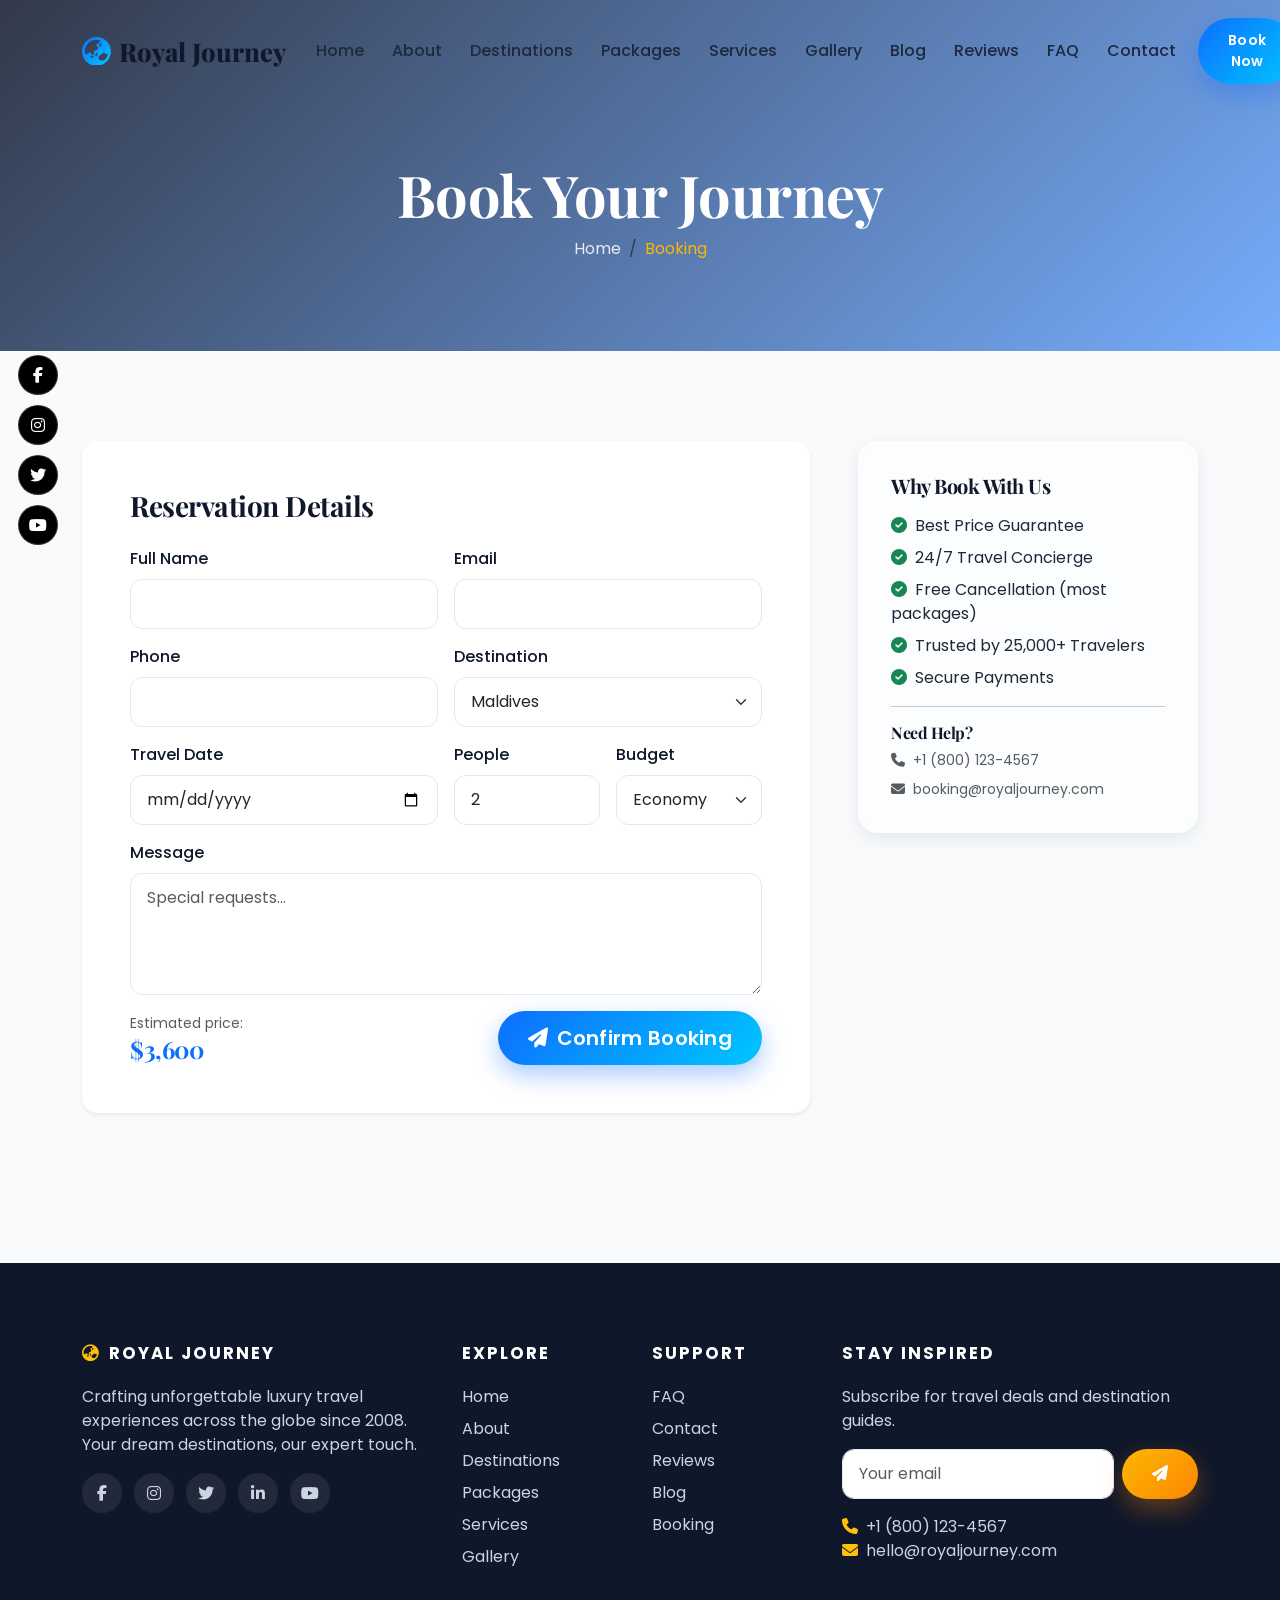
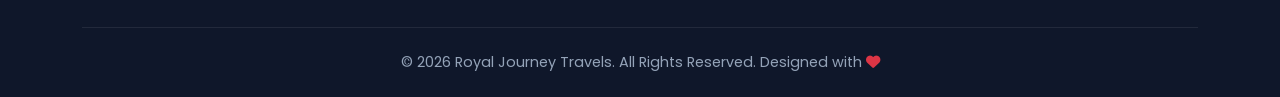
<file: booking.html>
<!DOCTYPE html>
<html lang="en">
<head>
<meta charset="UTF-8">
<meta name="viewport" content="width=device-width,initial-scale=1">
<title>Book Your Trip | Royal Journey Travels</title>
<meta name="description" content="Reserve your luxury getaway with Royal Journey Travels.">
<link rel="preconnect" href="https://fonts.googleapis.com">
<link rel="preconnect" href="https://fonts.gstatic.com" crossorigin>
<link href="https://fonts.googleapis.com/css2?family=Playfair+Display:wght@600;700;800&family=Poppins:wght@300;400;500;600;700&display=swap" rel="stylesheet">
<link href="https://cdn.jsdelivr.net/npm/bootstrap@5.3.3/dist/css/bootstrap.min.css" rel="stylesheet">
<link href="https://cdnjs.cloudflare.com/ajax/libs/font-awesome/6.5.2/css/all.min.css" rel="stylesheet">
<link href="style.css" rel="stylesheet">
</head>
<body>
<div id="loader"><div class="loader-ring"></div></div>
<div class="float-social">
  <a href="#" aria-label="Facebook"><i class="fab fa-facebook-f"></i></a>
  <a href="#" aria-label="Instagram"><i class="fab fa-instagram"></i></a>
  <a href="#" aria-label="Twitter"><i class="fab fa-twitter"></i></a>
  <a href="#" aria-label="YouTube"><i class="fab fa-youtube"></i></a>
</div>

<nav class="navbar navbar-expand-lg fixed-top solid">
  <div class="container">
    <a class="navbar-brand" href="index.html"><i class="fas fa-globe-asia"></i> Royal Journey</a>
    <button class="navbar-toggler" data-bs-toggle="collapse" data-bs-target="#mainNav"><i class="fas fa-bars"></i></button>
    <div class="collapse navbar-collapse justify-content-end" id="mainNav">
      <ul class="navbar-nav align-items-lg-center">
        <li class="nav-item"><a class="nav-link" href="index.html">Home</a></li><li class="nav-item"><a class="nav-link" href="about.html">About</a></li><li class="nav-item"><a class="nav-link" href="destinations.html">Destinations</a></li><li class="nav-item"><a class="nav-link" href="packages.html">Packages</a></li><li class="nav-item"><a class="nav-link" href="services.html">Services</a></li><li class="nav-item"><a class="nav-link" href="gallery.html">Gallery</a></li><li class="nav-item"><a class="nav-link" href="blog.html">Blog</a></li><li class="nav-item"><a class="nav-link" href="testimonials.html">Reviews</a></li><li class="nav-item"><a class="nav-link" href="faq.html">FAQ</a></li><li class="nav-item"><a class="nav-link" href="contact.html">Contact</a></li>
        <li class="nav-item ms-lg-2"><a class="btn btn-premium btn-sm" href="booking.html">Book Now</a></li>
      </ul>
    </div>
  </div>
</nav>
<header class="page-hero" style="background-image:url('https://images.unsplash.com/photo-1488646953014-85cb44e25828?w=1600&h=600&fit=crop&auto=format')">
  <div class="container">
    <h1 class="reveal">Book Your Journey</h1>
    <nav><ol class="breadcrumb"><li class="breadcrumb-item"><a href="index.html">Home</a></li><li class="breadcrumb-item active">Booking</li></ol></nav>
  </div>
</header>
<section><div class="container"><div class="row g-5">
  <div class="col-lg-8 reveal">
    <div class="bg-white p-4 p-md-5 rounded-4 shadow-sm">
      <h3 class="mb-4">Reservation Details</h3>
      <form id="bookingForm" class="row g-3 needs-validation" novalidate>
        <div class="col-md-6"><label class="form-label">Full Name</label><input name="name" class="form-control" required><div class="invalid-feedback">Please enter your name.</div></div>
        <div class="col-md-6"><label class="form-label">Email</label><input type="email" name="email" class="form-control" required><div class="invalid-feedback">Please enter a valid email.</div></div>
        <div class="col-md-6"><label class="form-label">Phone</label><input type="tel" name="phone" class="form-control" required></div>
        <div class="col-md-6"><label class="form-label">Destination</label><select name="destination" class="form-select" required><option value="maldives">Maldives</option><option value="dubai">Dubai</option><option value="switzerland">Switzerland</option><option value="bali">Bali</option><option value="paris">Paris</option><option value="thailand">Thailand</option><option value="singapore">Singapore</option><option value="goa">Goa</option></select></div>
        <div class="col-md-6"><label class="form-label">Travel Date</label><input type="date" name="date" class="form-control" required></div>
        <div class="col-md-3"><label class="form-label">People</label><input type="number" name="people" class="form-control" value="2" min="1" required></div>
        <div class="col-md-3"><label class="form-label">Budget</label><select name="budget" class="form-select"><option>Economy</option><option>Premium</option><option>Luxury</option></select></div>
        <div class="col-12"><label class="form-label">Message</label><textarea name="message" rows="4" class="form-control" placeholder="Special requests..."></textarea></div>
        <div class="col-12 d-flex justify-content-between align-items-center"><div><small class="text-muted">Estimated price:</small><h4 class="text-primary mb-0" id="priceEstimate">$3,600</h4></div><button class="btn btn-premium btn-lg" type="submit"><i class="fas fa-paper-plane me-2"></i>Confirm Booking</button></div>
      </form>
    </div>
  </div>
  <div class="col-lg-4 reveal">
    <div class="glass">
      <h5>Why Book With Us</h5>
      <ul class="list-unstyled mt-3">
        <li class="mb-2"><i class="fas fa-check-circle text-success me-2"></i>Best Price Guarantee</li><li class="mb-2"><i class="fas fa-check-circle text-success me-2"></i>24/7 Travel Concierge</li><li class="mb-2"><i class="fas fa-check-circle text-success me-2"></i>Free Cancellation (most packages)</li><li class="mb-2"><i class="fas fa-check-circle text-success me-2"></i>Trusted by 25,000+ Travelers</li><li class="mb-2"><i class="fas fa-check-circle text-success me-2"></i>Secure Payments</li>
      </ul>
      <hr>
      <h6>Need Help?</h6>
      <p class="text-muted small mb-2"><i class="fas fa-phone me-2"></i>+1 (800) 123-4567</p>
      <p class="text-muted small mb-0"><i class="fas fa-envelope me-2"></i>booking@royaljourney.com</p>
    </div>
  </div>
</div></div></section>

<footer>
  <div class="container">
    <div class="row g-4">
      <div class="col-lg-4">
        <h5><i class="fas fa-globe-asia text-warning me-2"></i>Royal Journey</h5>
        <p>Crafting unforgettable luxury travel experiences across the globe since 2008. Your dream destinations, our expert touch.</p>
        <div class="social mt-3">
          <a href="#"><i class="fab fa-facebook-f"></i></a>
          <a href="#"><i class="fab fa-instagram"></i></a>
          <a href="#"><i class="fab fa-twitter"></i></a>
          <a href="#"><i class="fab fa-linkedin-in"></i></a>
          <a href="#"><i class="fab fa-youtube"></i></a>
        </div>
      </div>
      <div class="col-lg-2 col-md-6">
        <h5>Explore</h5>
        <a href="index.html">Home</a><br><a href="about.html">About</a><br><a href="destinations.html">Destinations</a><br><a href="packages.html">Packages</a><br><a href="services.html">Services</a><br><a href="gallery.html">Gallery</a><br>
      </div>
      <div class="col-lg-2 col-md-6">
        <h5>Support</h5>
        <a href="faq.html">FAQ</a><br>
        <a href="contact.html">Contact</a><br>
        <a href="testimonials.html">Reviews</a><br>
        <a href="blog.html">Blog</a><br>
        <a href="booking.html">Booking</a>
      </div>
      <div class="col-lg-4">
        <h5>Stay Inspired</h5>
        <p>Subscribe for travel deals and destination guides.</p>
        <form id="footerNewsletter" class="d-flex gap-2 mt-3">
          <input type="email" class="form-control" placeholder="Your email" required>
          <button class="btn btn-accent" type="submit"><i class="fas fa-paper-plane"></i></button>
        </form>
        <p class="mt-3 mb-0"><i class="fas fa-phone me-2 text-warning"></i>+1 (800) 123-4567</p>
        <p class="mb-0"><i class="fas fa-envelope me-2 text-warning"></i>hello@royaljourney.com</p>
      </div>
    </div>
    <div class="copyright">© <span id="year"></span> Royal Journey Travels. All Rights Reserved. Designed with <i class="fas fa-heart text-danger"></i></div>
  </div>
</footer>
<button id="toTop" aria-label="Back to top"><i class="fas fa-arrow-up"></i></button>
<div id="lightbox" class="lightbox"><button class="close">&times;</button><img alt="preview"></div>
<div class="toast-container">
  <div id="successToast" class="toast align-items-center text-white border-0" style="background:var(--grad)" role="alert">
    <div class="d-flex">
      <div class="toast-body"><i class="fas fa-check-circle me-2"></i>Submitted successfully! We'll be in touch shortly.</div>
      <button type="button" class="btn-close btn-close-white me-2 m-auto" data-bs-dismiss="toast"></button>
    </div>
  </div>
</div>
<script src="https://cdn.jsdelivr.net/npm/bootstrap@5.3.3/dist/js/bootstrap.bundle.min.js"></script>
<script src="script.js"></script>
</body>
</html>
</file>
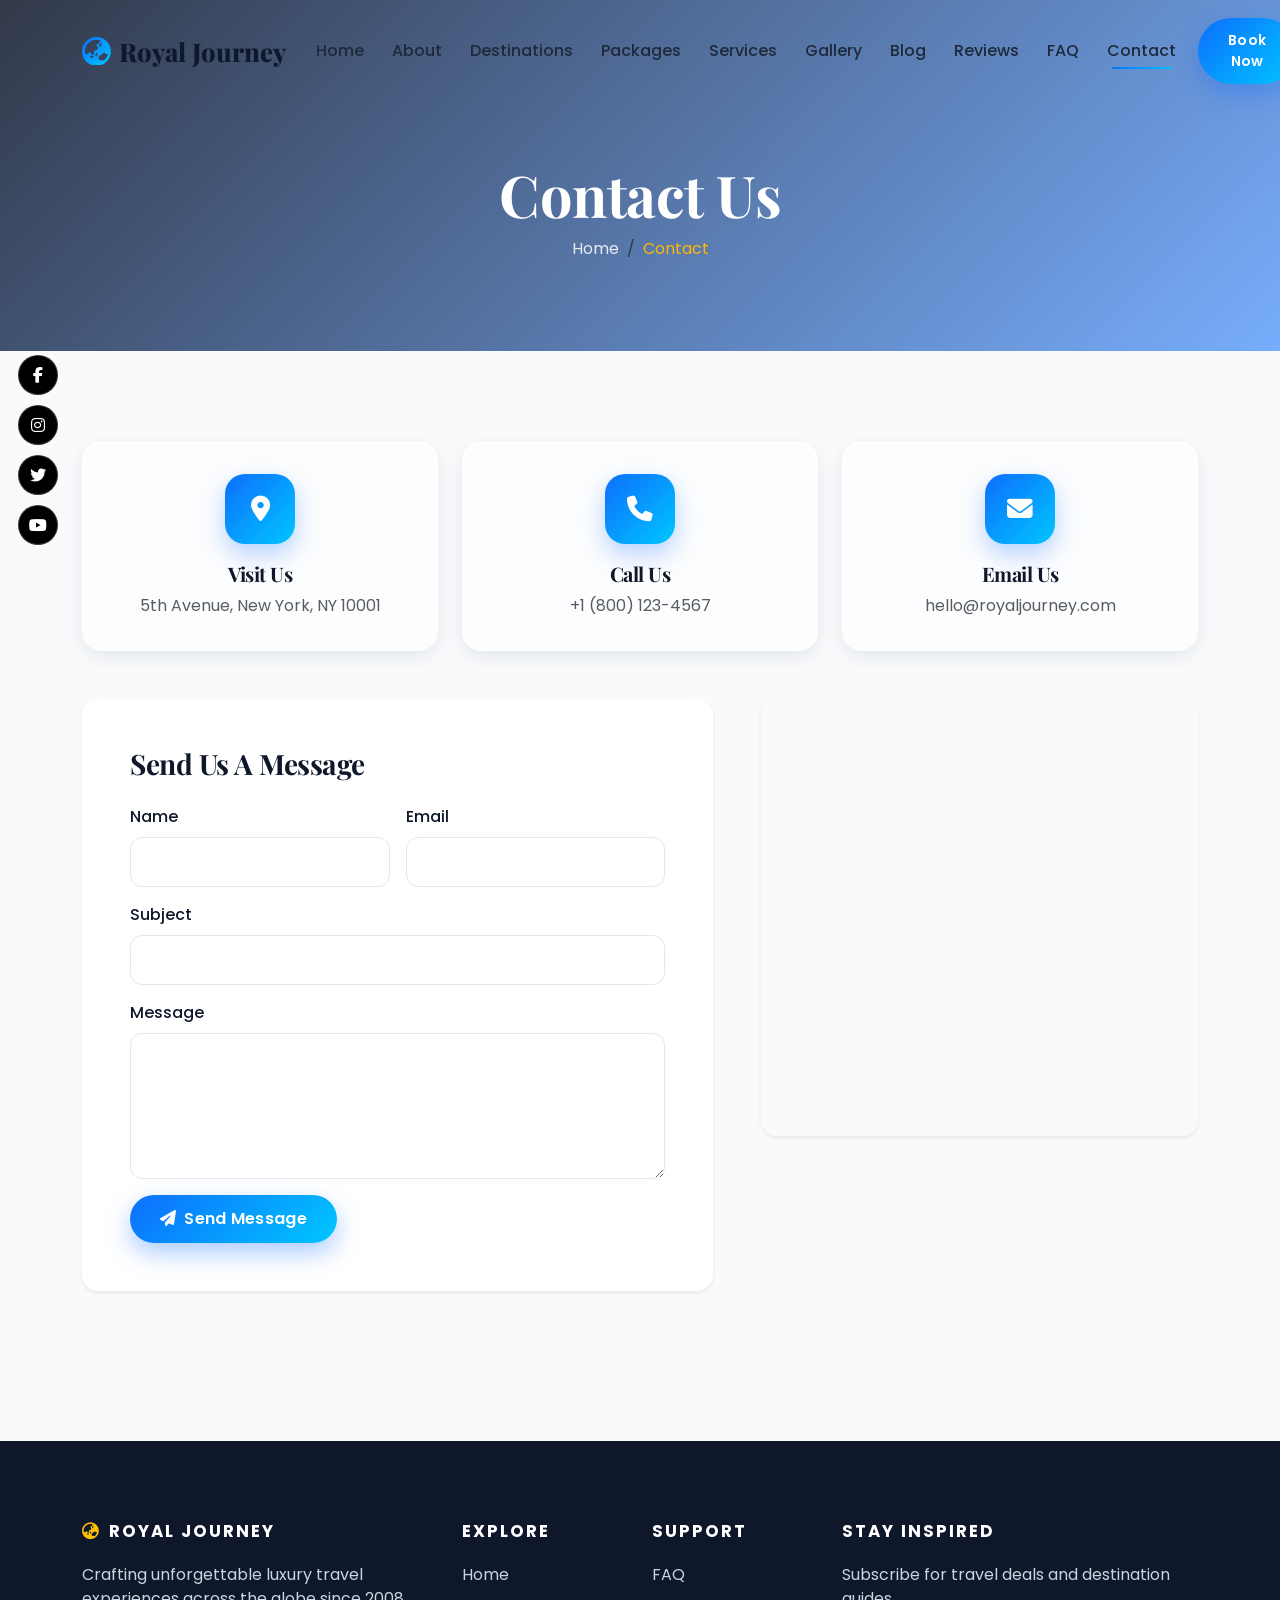
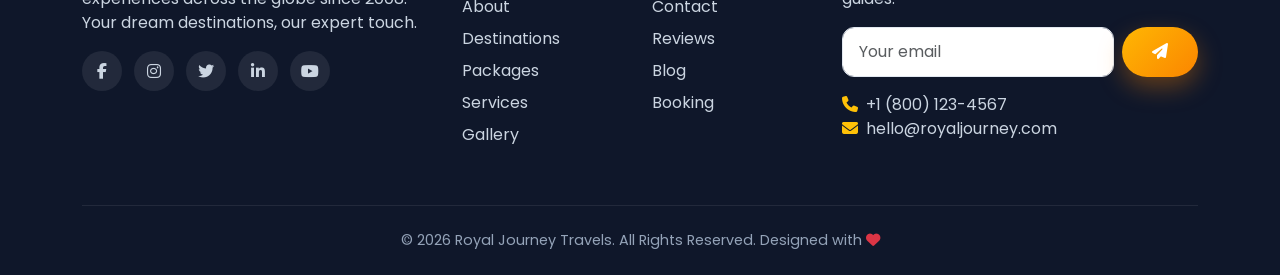
<file: contact.html>
<!DOCTYPE html>
<html lang="en">
<head>
<meta charset="UTF-8">
<meta name="viewport" content="width=device-width,initial-scale=1">
<title>Contact Us | Royal Journey Travels</title>
<meta name="description" content="Get in touch with the Royal Journey team.">
<link rel="preconnect" href="https://fonts.googleapis.com">
<link rel="preconnect" href="https://fonts.gstatic.com" crossorigin>
<link href="https://fonts.googleapis.com/css2?family=Playfair+Display:wght@600;700;800&family=Poppins:wght@300;400;500;600;700&display=swap" rel="stylesheet">
<link href="https://cdn.jsdelivr.net/npm/bootstrap@5.3.3/dist/css/bootstrap.min.css" rel="stylesheet">
<link href="https://cdnjs.cloudflare.com/ajax/libs/font-awesome/6.5.2/css/all.min.css" rel="stylesheet">
<link href="style.css" rel="stylesheet">
</head>
<body>
<div id="loader"><div class="loader-ring"></div></div>
<div class="float-social">
  <a href="#" aria-label="Facebook"><i class="fab fa-facebook-f"></i></a>
  <a href="#" aria-label="Instagram"><i class="fab fa-instagram"></i></a>
  <a href="#" aria-label="Twitter"><i class="fab fa-twitter"></i></a>
  <a href="#" aria-label="YouTube"><i class="fab fa-youtube"></i></a>
</div>

<nav class="navbar navbar-expand-lg fixed-top solid">
  <div class="container">
    <a class="navbar-brand" href="index.html"><i class="fas fa-globe-asia"></i> Royal Journey</a>
    <button class="navbar-toggler" data-bs-toggle="collapse" data-bs-target="#mainNav"><i class="fas fa-bars"></i></button>
    <div class="collapse navbar-collapse justify-content-end" id="mainNav">
      <ul class="navbar-nav align-items-lg-center">
        <li class="nav-item"><a class="nav-link" href="index.html">Home</a></li><li class="nav-item"><a class="nav-link" href="about.html">About</a></li><li class="nav-item"><a class="nav-link" href="destinations.html">Destinations</a></li><li class="nav-item"><a class="nav-link" href="packages.html">Packages</a></li><li class="nav-item"><a class="nav-link" href="services.html">Services</a></li><li class="nav-item"><a class="nav-link" href="gallery.html">Gallery</a></li><li class="nav-item"><a class="nav-link" href="blog.html">Blog</a></li><li class="nav-item"><a class="nav-link" href="testimonials.html">Reviews</a></li><li class="nav-item"><a class="nav-link" href="faq.html">FAQ</a></li><li class="nav-item"><a class="nav-link" href="contact.html">Contact</a></li>
        <li class="nav-item ms-lg-2"><a class="btn btn-premium btn-sm" href="booking.html">Book Now</a></li>
      </ul>
    </div>
  </div>
</nav>
<header class="page-hero" style="background-image:url('https://images.unsplash.com/photo-1521295121783-8a321d551ad2?w=1600&h=600&fit=crop&auto=format')">
  <div class="container">
    <h1 class="reveal">Contact Us</h1>
    <nav><ol class="breadcrumb"><li class="breadcrumb-item"><a href="index.html">Home</a></li><li class="breadcrumb-item active">Contact</li></ol></nav>
  </div>
</header>
<section><div class="container"><div class="row g-4 mb-5">
  <div class="col-md-4 reveal"><div class="glass text-center"><div class="feat-icon mx-auto"><i class="fas fa-map-marker-alt"></i></div><h5>Visit Us</h5><p class="text-muted mb-0">5th Avenue, New York, NY 10001</p></div></div><div class="col-md-4 reveal"><div class="glass text-center"><div class="feat-icon mx-auto"><i class="fas fa-phone"></i></div><h5>Call Us</h5><p class="text-muted mb-0">+1 (800) 123-4567</p></div></div><div class="col-md-4 reveal"><div class="glass text-center"><div class="feat-icon mx-auto"><i class="fas fa-envelope"></i></div><h5>Email Us</h5><p class="text-muted mb-0">hello@royaljourney.com</p></div></div>
</div><div class="row g-5">
  <div class="col-lg-7 reveal"><div class="bg-white p-4 p-md-5 rounded-4 shadow-sm"><h3 class="mb-4">Send Us A Message</h3>
    <form id="contactForm" class="row g-3 needs-validation" novalidate>
      <div class="col-md-6"><label class="form-label">Name</label><input class="form-control" required></div>
      <div class="col-md-6"><label class="form-label">Email</label><input type="email" class="form-control" required></div>
      <div class="col-12"><label class="form-label">Subject</label><input class="form-control" required></div>
      <div class="col-12"><label class="form-label">Message</label><textarea rows="5" class="form-control" required></textarea></div>
      <div class="col-12"><button class="btn btn-premium" type="submit"><i class="fas fa-paper-plane me-2"></i>Send Message</button></div>
    </form></div></div>
  <div class="col-lg-5 reveal"><div class="ratio ratio-1x1 rounded-4 overflow-hidden shadow-sm"><iframe src="https://www.google.com/maps/embed?pb=!1m18!1m12!1m3!1d3022.0!2d-73.9857!3d40.7484!2m3!1f0!2f0!3f0!3m2!1i1024!2i768!4f13.1!3m3!1m2!1s0x0%3A0x0!2zNDDCsDQ0JzU0LjQiTiA3M8KwNTknMDguNSJX!5e0!3m2!1sen!2sus!4v1700000000000" loading="lazy" style="border:0"></iframe></div></div>
</div></div></section>

<footer>
  <div class="container">
    <div class="row g-4">
      <div class="col-lg-4">
        <h5><i class="fas fa-globe-asia text-warning me-2"></i>Royal Journey</h5>
        <p>Crafting unforgettable luxury travel experiences across the globe since 2008. Your dream destinations, our expert touch.</p>
        <div class="social mt-3">
          <a href="#"><i class="fab fa-facebook-f"></i></a>
          <a href="#"><i class="fab fa-instagram"></i></a>
          <a href="#"><i class="fab fa-twitter"></i></a>
          <a href="#"><i class="fab fa-linkedin-in"></i></a>
          <a href="#"><i class="fab fa-youtube"></i></a>
        </div>
      </div>
      <div class="col-lg-2 col-md-6">
        <h5>Explore</h5>
        <a href="index.html">Home</a><br><a href="about.html">About</a><br><a href="destinations.html">Destinations</a><br><a href="packages.html">Packages</a><br><a href="services.html">Services</a><br><a href="gallery.html">Gallery</a><br>
      </div>
      <div class="col-lg-2 col-md-6">
        <h5>Support</h5>
        <a href="faq.html">FAQ</a><br>
        <a href="contact.html">Contact</a><br>
        <a href="testimonials.html">Reviews</a><br>
        <a href="blog.html">Blog</a><br>
        <a href="booking.html">Booking</a>
      </div>
      <div class="col-lg-4">
        <h5>Stay Inspired</h5>
        <p>Subscribe for travel deals and destination guides.</p>
        <form id="footerNewsletter" class="d-flex gap-2 mt-3">
          <input type="email" class="form-control" placeholder="Your email" required>
          <button class="btn btn-accent" type="submit"><i class="fas fa-paper-plane"></i></button>
        </form>
        <p class="mt-3 mb-0"><i class="fas fa-phone me-2 text-warning"></i>+1 (800) 123-4567</p>
        <p class="mb-0"><i class="fas fa-envelope me-2 text-warning"></i>hello@royaljourney.com</p>
      </div>
    </div>
    <div class="copyright">© <span id="year"></span> Royal Journey Travels. All Rights Reserved. Designed with <i class="fas fa-heart text-danger"></i></div>
  </div>
</footer>
<button id="toTop" aria-label="Back to top"><i class="fas fa-arrow-up"></i></button>
<div id="lightbox" class="lightbox"><button class="close">&times;</button><img alt="preview"></div>
<div class="toast-container">
  <div id="successToast" class="toast align-items-center text-white border-0" style="background:var(--grad)" role="alert">
    <div class="d-flex">
      <div class="toast-body"><i class="fas fa-check-circle me-2"></i>Submitted successfully! We'll be in touch shortly.</div>
      <button type="button" class="btn-close btn-close-white me-2 m-auto" data-bs-dismiss="toast"></button>
    </div>
  </div>
</div>
<script src="https://cdn.jsdelivr.net/npm/bootstrap@5.3.3/dist/js/bootstrap.bundle.min.js"></script>
<script src="script.js"></script>
</body>
</html>
</file>
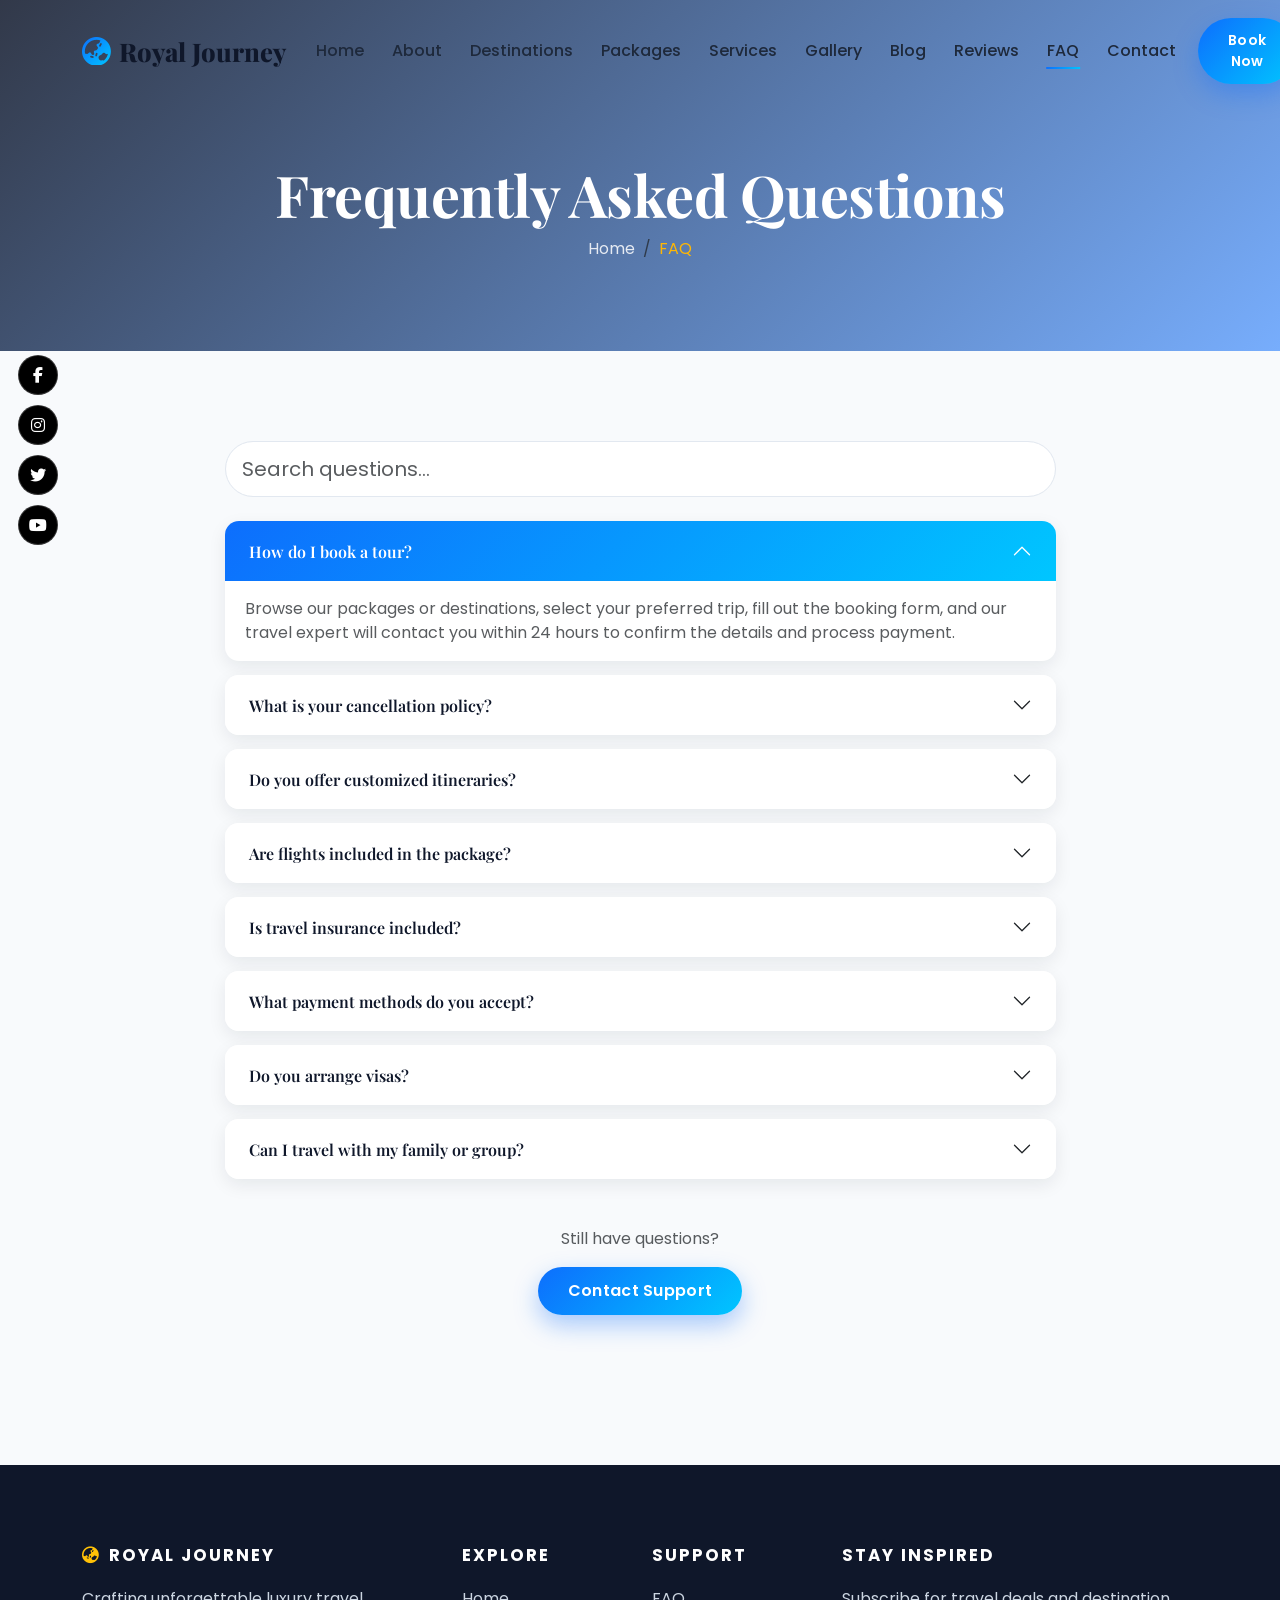
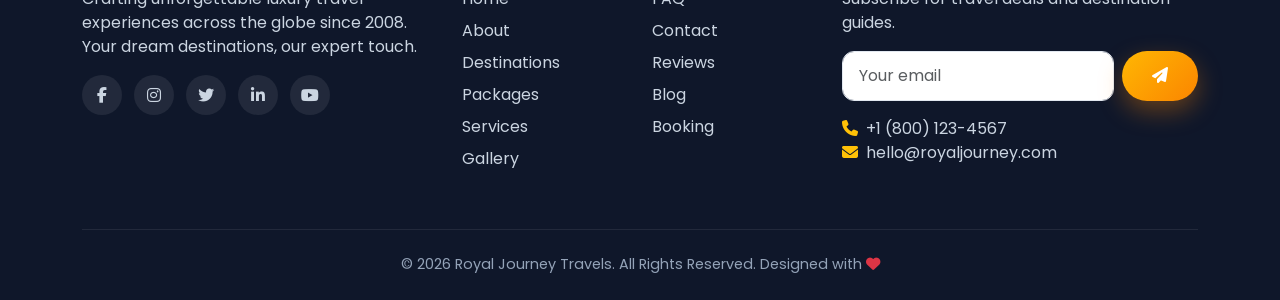
<file: faq.html>
<!DOCTYPE html>
<html lang="en">
<head>
<meta charset="UTF-8">
<meta name="viewport" content="width=device-width,initial-scale=1">
<title>FAQ | Royal Journey Travels</title>
<meta name="description" content="Frequently asked questions about bookings, payments, and travel.">
<link rel="preconnect" href="https://fonts.googleapis.com">
<link rel="preconnect" href="https://fonts.gstatic.com" crossorigin>
<link href="https://fonts.googleapis.com/css2?family=Playfair+Display:wght@600;700;800&family=Poppins:wght@300;400;500;600;700&display=swap" rel="stylesheet">
<link href="https://cdn.jsdelivr.net/npm/bootstrap@5.3.3/dist/css/bootstrap.min.css" rel="stylesheet">
<link href="https://cdnjs.cloudflare.com/ajax/libs/font-awesome/6.5.2/css/all.min.css" rel="stylesheet">
<link href="style.css" rel="stylesheet">
</head>
<body>
<div id="loader"><div class="loader-ring"></div></div>
<div class="float-social">
  <a href="#" aria-label="Facebook"><i class="fab fa-facebook-f"></i></a>
  <a href="#" aria-label="Instagram"><i class="fab fa-instagram"></i></a>
  <a href="#" aria-label="Twitter"><i class="fab fa-twitter"></i></a>
  <a href="#" aria-label="YouTube"><i class="fab fa-youtube"></i></a>
</div>

<nav class="navbar navbar-expand-lg fixed-top solid">
  <div class="container">
    <a class="navbar-brand" href="index.html"><i class="fas fa-globe-asia"></i> Royal Journey</a>
    <button class="navbar-toggler" data-bs-toggle="collapse" data-bs-target="#mainNav"><i class="fas fa-bars"></i></button>
    <div class="collapse navbar-collapse justify-content-end" id="mainNav">
      <ul class="navbar-nav align-items-lg-center">
        <li class="nav-item"><a class="nav-link" href="index.html">Home</a></li><li class="nav-item"><a class="nav-link" href="about.html">About</a></li><li class="nav-item"><a class="nav-link" href="destinations.html">Destinations</a></li><li class="nav-item"><a class="nav-link" href="packages.html">Packages</a></li><li class="nav-item"><a class="nav-link" href="services.html">Services</a></li><li class="nav-item"><a class="nav-link" href="gallery.html">Gallery</a></li><li class="nav-item"><a class="nav-link" href="blog.html">Blog</a></li><li class="nav-item"><a class="nav-link" href="testimonials.html">Reviews</a></li><li class="nav-item"><a class="nav-link" href="faq.html">FAQ</a></li><li class="nav-item"><a class="nav-link" href="contact.html">Contact</a></li>
        <li class="nav-item ms-lg-2"><a class="btn btn-premium btn-sm" href="booking.html">Book Now</a></li>
      </ul>
    </div>
  </div>
</nav>
<header class="page-hero" style="background-image:url('https://images.unsplash.com/photo-1507525428034-b723cf961d3e?w=1600&h=600&fit=crop&auto=format')">
  <div class="container">
    <h1 class="reveal">Frequently Asked Questions</h1>
    <nav><ol class="breadcrumb"><li class="breadcrumb-item"><a href="index.html">Home</a></li><li class="breadcrumb-item active">FAQ</li></ol></nav>
  </div>
</header>
<section><div class="container"><div class="row justify-content-center"><div class="col-lg-9">
  <input id="faqSearch" class="form-control form-control-lg rounded-pill mb-4 reveal" placeholder="Search questions...">
  <div class="accordion" id="faqList">
    <div class="accordion-item reveal"><h2 class="accordion-header"><button class="accordion-button" data-bs-toggle="collapse" data-bs-target="#faq0">How do I book a tour?</button></h2><div id="faq0" class="accordion-collapse collapse show" data-bs-parent="#faqList"><div class="accordion-body text-muted">Browse our packages or destinations, select your preferred trip, fill out the booking form, and our travel expert will contact you within 24 hours to confirm the details and process payment.</div></div></div><div class="accordion-item reveal"><h2 class="accordion-header"><button class="accordion-button collapsed" data-bs-toggle="collapse" data-bs-target="#faq1">What is your cancellation policy?</button></h2><div id="faq1" class="accordion-collapse collapse" data-bs-parent="#faqList"><div class="accordion-body text-muted">Cancellations made 30+ days before departure receive a full refund minus a 10% processing fee. Within 15–29 days: 50% refund. Within 14 days: non-refundable, though changes may be possible.</div></div></div><div class="accordion-item reveal"><h2 class="accordion-header"><button class="accordion-button collapsed" data-bs-toggle="collapse" data-bs-target="#faq2">Do you offer customized itineraries?</button></h2><div id="faq2" class="accordion-collapse collapse" data-bs-parent="#faqList"><div class="accordion-body text-muted">Absolutely. Every itinerary can be tailored to your interests, dates, and budget. Reach out via the contact page and we’ll build a journey just for you.</div></div></div><div class="accordion-item reveal"><h2 class="accordion-header"><button class="accordion-button collapsed" data-bs-toggle="collapse" data-bs-target="#faq3">Are flights included in the package?</button></h2><div id="faq3" class="accordion-collapse collapse" data-bs-parent="#faqList"><div class="accordion-body text-muted">Most international packages are land-only, but we can arrange flights at an additional cost. Domestic packages often include flights — check the package details.</div></div></div><div class="accordion-item reveal"><h2 class="accordion-header"><button class="accordion-button collapsed" data-bs-toggle="collapse" data-bs-target="#faq4">Is travel insurance included?</button></h2><div id="faq4" class="accordion-collapse collapse" data-bs-parent="#faqList"><div class="accordion-body text-muted">Travel insurance is optional but strongly recommended. We partner with leading providers and can include comprehensive coverage with your booking.</div></div></div><div class="accordion-item reveal"><h2 class="accordion-header"><button class="accordion-button collapsed" data-bs-toggle="collapse" data-bs-target="#faq5">What payment methods do you accept?</button></h2><div id="faq5" class="accordion-collapse collapse" data-bs-parent="#faqList"><div class="accordion-body text-muted">We accept all major credit/debit cards, bank transfers, PayPal, and select cryptocurrencies. EMI options are available on select packages.</div></div></div><div class="accordion-item reveal"><h2 class="accordion-header"><button class="accordion-button collapsed" data-bs-toggle="collapse" data-bs-target="#faq6">Do you arrange visas?</button></h2><div id="faq6" class="accordion-collapse collapse" data-bs-parent="#faqList"><div class="accordion-body text-muted">Yes, we provide visa documentation support and guidance for most destinations. Visa fees are charged separately.</div></div></div><div class="accordion-item reveal"><h2 class="accordion-header"><button class="accordion-button collapsed" data-bs-toggle="collapse" data-bs-target="#faq7">Can I travel with my family or group?</button></h2><div id="faq7" class="accordion-collapse collapse" data-bs-parent="#faqList"><div class="accordion-body text-muted">Of course! We specialize in family vacations, group tours, corporate retreats, and destination weddings of all sizes.</div></div></div>
  </div>
  <div class="text-center mt-5 reveal"><p class="text-muted">Still have questions?</p><a href="contact.html" class="btn btn-premium">Contact Support</a></div>
</div></div></div></section>

<footer>
  <div class="container">
    <div class="row g-4">
      <div class="col-lg-4">
        <h5><i class="fas fa-globe-asia text-warning me-2"></i>Royal Journey</h5>
        <p>Crafting unforgettable luxury travel experiences across the globe since 2008. Your dream destinations, our expert touch.</p>
        <div class="social mt-3">
          <a href="#"><i class="fab fa-facebook-f"></i></a>
          <a href="#"><i class="fab fa-instagram"></i></a>
          <a href="#"><i class="fab fa-twitter"></i></a>
          <a href="#"><i class="fab fa-linkedin-in"></i></a>
          <a href="#"><i class="fab fa-youtube"></i></a>
        </div>
      </div>
      <div class="col-lg-2 col-md-6">
        <h5>Explore</h5>
        <a href="index.html">Home</a><br><a href="about.html">About</a><br><a href="destinations.html">Destinations</a><br><a href="packages.html">Packages</a><br><a href="services.html">Services</a><br><a href="gallery.html">Gallery</a><br>
      </div>
      <div class="col-lg-2 col-md-6">
        <h5>Support</h5>
        <a href="faq.html">FAQ</a><br>
        <a href="contact.html">Contact</a><br>
        <a href="testimonials.html">Reviews</a><br>
        <a href="blog.html">Blog</a><br>
        <a href="booking.html">Booking</a>
      </div>
      <div class="col-lg-4">
        <h5>Stay Inspired</h5>
        <p>Subscribe for travel deals and destination guides.</p>
        <form id="footerNewsletter" class="d-flex gap-2 mt-3">
          <input type="email" class="form-control" placeholder="Your email" required>
          <button class="btn btn-accent" type="submit"><i class="fas fa-paper-plane"></i></button>
        </form>
        <p class="mt-3 mb-0"><i class="fas fa-phone me-2 text-warning"></i>+1 (800) 123-4567</p>
        <p class="mb-0"><i class="fas fa-envelope me-2 text-warning"></i>hello@royaljourney.com</p>
      </div>
    </div>
    <div class="copyright">© <span id="year"></span> Royal Journey Travels. All Rights Reserved. Designed with <i class="fas fa-heart text-danger"></i></div>
  </div>
</footer>
<button id="toTop" aria-label="Back to top"><i class="fas fa-arrow-up"></i></button>
<div id="lightbox" class="lightbox"><button class="close">&times;</button><img alt="preview"></div>
<div class="toast-container">
  <div id="successToast" class="toast align-items-center text-white border-0" style="background:var(--grad)" role="alert">
    <div class="d-flex">
      <div class="toast-body"><i class="fas fa-check-circle me-2"></i>Submitted successfully! We'll be in touch shortly.</div>
      <button type="button" class="btn-close btn-close-white me-2 m-auto" data-bs-dismiss="toast"></button>
    </div>
  </div>
</div>
<script src="https://cdn.jsdelivr.net/npm/bootstrap@5.3.3/dist/js/bootstrap.bundle.min.js"></script>
<script src="script.js"></script>
</body>
</html>
</file>
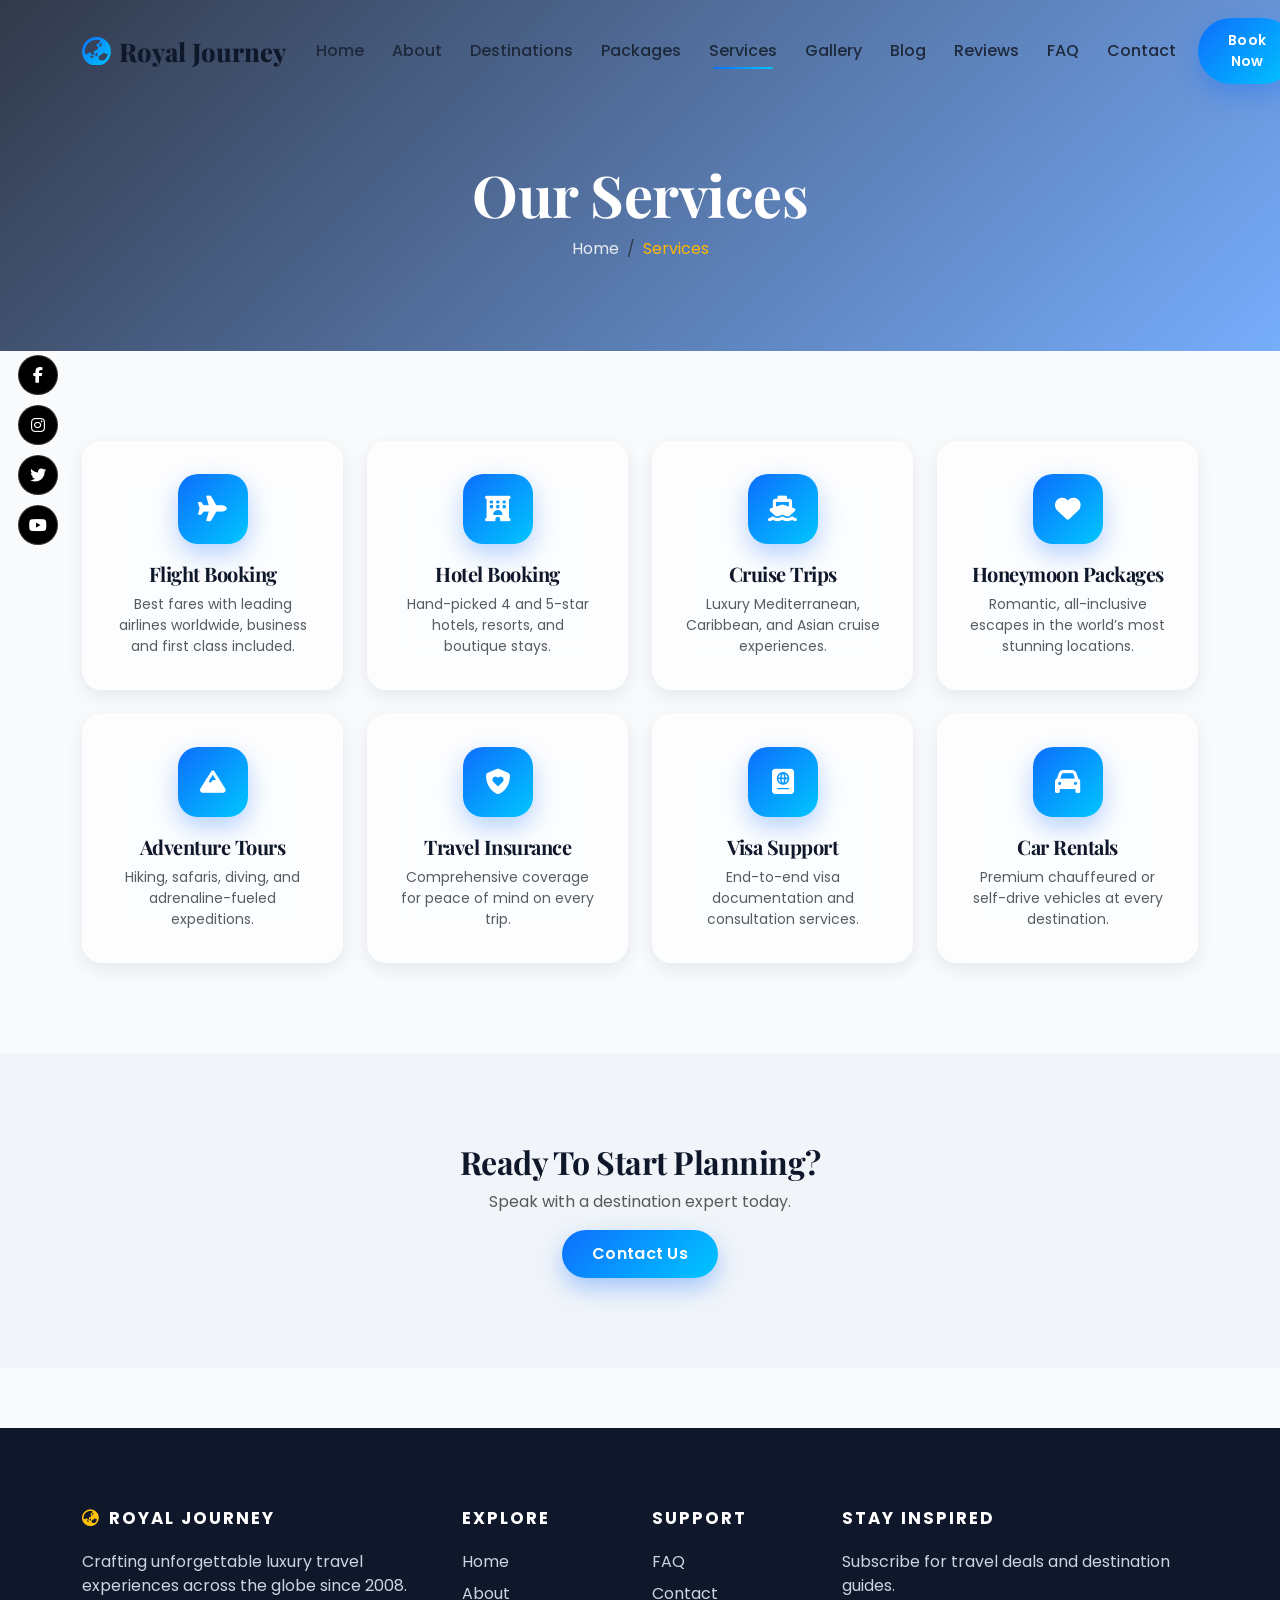
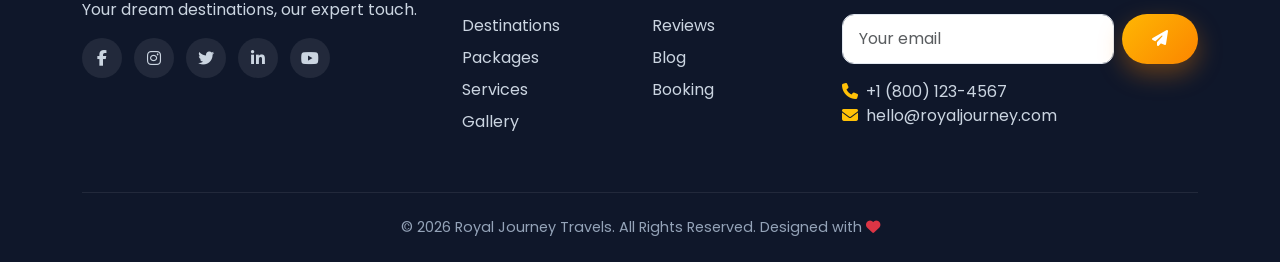
<file: services.html>
<!DOCTYPE html>
<html lang="en">
<head>
<meta charset="UTF-8">
<meta name="viewport" content="width=device-width,initial-scale=1">
<title>Our Services | Royal Journey Travels</title>
<meta name="description" content="End-to-end travel services from flights and hotels to insurance and visas.">
<link rel="preconnect" href="https://fonts.googleapis.com">
<link rel="preconnect" href="https://fonts.gstatic.com" crossorigin>
<link href="https://fonts.googleapis.com/css2?family=Playfair+Display:wght@600;700;800&family=Poppins:wght@300;400;500;600;700&display=swap" rel="stylesheet">
<link href="https://cdn.jsdelivr.net/npm/bootstrap@5.3.3/dist/css/bootstrap.min.css" rel="stylesheet">
<link href="https://cdnjs.cloudflare.com/ajax/libs/font-awesome/6.5.2/css/all.min.css" rel="stylesheet">
<link href="style.css" rel="stylesheet">
</head>
<body>
<div id="loader"><div class="loader-ring"></div></div>
<div class="float-social">
  <a href="#" aria-label="Facebook"><i class="fab fa-facebook-f"></i></a>
  <a href="#" aria-label="Instagram"><i class="fab fa-instagram"></i></a>
  <a href="#" aria-label="Twitter"><i class="fab fa-twitter"></i></a>
  <a href="#" aria-label="YouTube"><i class="fab fa-youtube"></i></a>
</div>

<nav class="navbar navbar-expand-lg fixed-top solid">
  <div class="container">
    <a class="navbar-brand" href="index.html"><i class="fas fa-globe-asia"></i> Royal Journey</a>
    <button class="navbar-toggler" data-bs-toggle="collapse" data-bs-target="#mainNav"><i class="fas fa-bars"></i></button>
    <div class="collapse navbar-collapse justify-content-end" id="mainNav">
      <ul class="navbar-nav align-items-lg-center">
        <li class="nav-item"><a class="nav-link" href="index.html">Home</a></li><li class="nav-item"><a class="nav-link" href="about.html">About</a></li><li class="nav-item"><a class="nav-link" href="destinations.html">Destinations</a></li><li class="nav-item"><a class="nav-link" href="packages.html">Packages</a></li><li class="nav-item"><a class="nav-link" href="services.html">Services</a></li><li class="nav-item"><a class="nav-link" href="gallery.html">Gallery</a></li><li class="nav-item"><a class="nav-link" href="blog.html">Blog</a></li><li class="nav-item"><a class="nav-link" href="testimonials.html">Reviews</a></li><li class="nav-item"><a class="nav-link" href="faq.html">FAQ</a></li><li class="nav-item"><a class="nav-link" href="contact.html">Contact</a></li>
        <li class="nav-item ms-lg-2"><a class="btn btn-premium btn-sm" href="booking.html">Book Now</a></li>
      </ul>
    </div>
  </div>
</nav>
<header class="page-hero" style="background-image:url('https://images.unsplash.com/photo-1436491865332-7a61a109cc05?w=1600&h=600&fit=crop&auto=format')">
  <div class="container">
    <h1 class="reveal">Our Services</h1>
    <nav><ol class="breadcrumb"><li class="breadcrumb-item"><a href="index.html">Home</a></li><li class="breadcrumb-item active">Services</li></ol></nav>
  </div>
</header>
<section><div class="container"><div class="row g-4">
  <div class="col-md-6 col-lg-3 reveal"><div class="glass text-center"><div class="feat-icon mx-auto"><i class="fas fa-plane"></i></div><h5>Flight Booking</h5><p class="mb-0 text-muted small">Best fares with leading airlines worldwide, business and first class included.</p></div></div><div class="col-md-6 col-lg-3 reveal"><div class="glass text-center"><div class="feat-icon mx-auto"><i class="fas fa-hotel"></i></div><h5>Hotel Booking</h5><p class="mb-0 text-muted small">Hand-picked 4 and 5-star hotels, resorts, and boutique stays.</p></div></div><div class="col-md-6 col-lg-3 reveal"><div class="glass text-center"><div class="feat-icon mx-auto"><i class="fas fa-ship"></i></div><h5>Cruise Trips</h5><p class="mb-0 text-muted small">Luxury Mediterranean, Caribbean, and Asian cruise experiences.</p></div></div><div class="col-md-6 col-lg-3 reveal"><div class="glass text-center"><div class="feat-icon mx-auto"><i class="fas fa-heart"></i></div><h5>Honeymoon Packages</h5><p class="mb-0 text-muted small">Romantic, all-inclusive escapes in the world’s most stunning locations.</p></div></div><div class="col-md-6 col-lg-3 reveal"><div class="glass text-center"><div class="feat-icon mx-auto"><i class="fas fa-mountain"></i></div><h5>Adventure Tours</h5><p class="mb-0 text-muted small">Hiking, safaris, diving, and adrenaline-fueled expeditions.</p></div></div><div class="col-md-6 col-lg-3 reveal"><div class="glass text-center"><div class="feat-icon mx-auto"><i class="fas fa-shield-heart"></i></div><h5>Travel Insurance</h5><p class="mb-0 text-muted small">Comprehensive coverage for peace of mind on every trip.</p></div></div><div class="col-md-6 col-lg-3 reveal"><div class="glass text-center"><div class="feat-icon mx-auto"><i class="fas fa-passport"></i></div><h5>Visa Support</h5><p class="mb-0 text-muted small">End-to-end visa documentation and consultation services.</p></div></div><div class="col-md-6 col-lg-3 reveal"><div class="glass text-center"><div class="feat-icon mx-auto"><i class="fas fa-car"></i></div><h5>Car Rentals</h5><p class="mb-0 text-muted small">Premium chauffeured or self-drive vehicles at every destination.</p></div></div>
</div></div></section>
<section style="background:#f1f5f9"><div class="container text-center reveal"><h2>Ready To Start Planning?</h2><p class="text-muted">Speak with a destination expert today.</p><a href="contact.html" class="btn btn-premium">Contact Us</a></div></section>

<footer>
  <div class="container">
    <div class="row g-4">
      <div class="col-lg-4">
        <h5><i class="fas fa-globe-asia text-warning me-2"></i>Royal Journey</h5>
        <p>Crafting unforgettable luxury travel experiences across the globe since 2008. Your dream destinations, our expert touch.</p>
        <div class="social mt-3">
          <a href="#"><i class="fab fa-facebook-f"></i></a>
          <a href="#"><i class="fab fa-instagram"></i></a>
          <a href="#"><i class="fab fa-twitter"></i></a>
          <a href="#"><i class="fab fa-linkedin-in"></i></a>
          <a href="#"><i class="fab fa-youtube"></i></a>
        </div>
      </div>
      <div class="col-lg-2 col-md-6">
        <h5>Explore</h5>
        <a href="index.html">Home</a><br><a href="about.html">About</a><br><a href="destinations.html">Destinations</a><br><a href="packages.html">Packages</a><br><a href="services.html">Services</a><br><a href="gallery.html">Gallery</a><br>
      </div>
      <div class="col-lg-2 col-md-6">
        <h5>Support</h5>
        <a href="faq.html">FAQ</a><br>
        <a href="contact.html">Contact</a><br>
        <a href="testimonials.html">Reviews</a><br>
        <a href="blog.html">Blog</a><br>
        <a href="booking.html">Booking</a>
      </div>
      <div class="col-lg-4">
        <h5>Stay Inspired</h5>
        <p>Subscribe for travel deals and destination guides.</p>
        <form id="footerNewsletter" class="d-flex gap-2 mt-3">
          <input type="email" class="form-control" placeholder="Your email" required>
          <button class="btn btn-accent" type="submit"><i class="fas fa-paper-plane"></i></button>
        </form>
        <p class="mt-3 mb-0"><i class="fas fa-phone me-2 text-warning"></i>+1 (800) 123-4567</p>
        <p class="mb-0"><i class="fas fa-envelope me-2 text-warning"></i>hello@royaljourney.com</p>
      </div>
    </div>
    <div class="copyright">© <span id="year"></span> Royal Journey Travels. All Rights Reserved. Designed with <i class="fas fa-heart text-danger"></i></div>
  </div>
</footer>
<button id="toTop" aria-label="Back to top"><i class="fas fa-arrow-up"></i></button>
<div id="lightbox" class="lightbox"><button class="close">&times;</button><img alt="preview"></div>
<div class="toast-container">
  <div id="successToast" class="toast align-items-center text-white border-0" style="background:var(--grad)" role="alert">
    <div class="d-flex">
      <div class="toast-body"><i class="fas fa-check-circle me-2"></i>Submitted successfully! We'll be in touch shortly.</div>
      <button type="button" class="btn-close btn-close-white me-2 m-auto" data-bs-dismiss="toast"></button>
    </div>
  </div>
</div>
<script src="https://cdn.jsdelivr.net/npm/bootstrap@5.3.3/dist/js/bootstrap.bundle.min.js"></script>
<script src="script.js"></script>
</body>
</html>
</file>
<file: style.css>
/* Royal Journey Travels - Premium Styles */
:root{
  --primary:#0d6efd;
  --secondary:#00c6ff;
  --accent:#ffb703;
  --dark:#0f172a;
  --light:#f8fafc;
  --text:#1e293b;
  --white:#ffffff;
  --grad:linear-gradient(135deg,#0d6efd,#00c6ff);
  --grad-accent:linear-gradient(135deg,#ffb703,#fb8500);
  --shadow-sm:0 6px 18px rgba(15,23,42,.08);
  --shadow-md:0 14px 40px rgba(15,23,42,.14);
  --shadow-lg:0 30px 60px rgba(13,110,253,.25);
}
*{scroll-behavior:smooth}
html,body{font-family:'Poppins',system-ui,-apple-system,Segoe UI,Roboto,sans-serif;color:var(--text);background:var(--light);overflow-x:hidden}
h1,h2,h3,h4,h5,h6{font-family:'Playfair Display',serif;font-weight:700;color:var(--dark);letter-spacing:-.5px}
a{text-decoration:none;transition:all .3s ease}
img{max-width:100%;display:block}

/* Loader */
#loader{position:fixed;inset:0;background:var(--dark);display:flex;align-items:center;justify-content:center;z-index:9999;transition:opacity .6s ease,visibility .6s}
#loader.hide{opacity:0;visibility:hidden}
.loader-ring{width:70px;height:70px;border-radius:50%;border:4px solid rgba(255,255,255,.15);border-top-color:var(--secondary);animation:spin 1s linear infinite}
@keyframes spin{to{transform:rotate(360deg)}}

/* Navbar */
.navbar{transition:all .4s ease;padding:18px 0;background:transparent}
.navbar.scrolled{background:rgba(255,255,255,.92);backdrop-filter:blur(14px);box-shadow:var(--shadow-sm);padding:10px 0}
.navbar .navbar-brand{font-family:'Playfair Display',serif;font-weight:800;font-size:1.6rem;color:#fff;display:flex;align-items:center;gap:8px}
.navbar.scrolled .navbar-brand,.navbar.solid .navbar-brand{color:var(--dark)}
.navbar .navbar-brand i{background:var(--grad);-webkit-background-clip:text;background-clip:text;color:transparent;font-size:1.8rem}
.navbar .nav-link{color:rgba(255,255,255,.92);font-weight:500;margin:0 6px;position:relative}
.navbar.scrolled .nav-link,.navbar.solid .nav-link{color:var(--text)}
.navbar .nav-link::after{content:"";position:absolute;bottom:2px;left:50%;width:0;height:2px;background:var(--grad);transition:all .3s;transform:translateX(-50%)}
.navbar .nav-link:hover::after,.navbar .nav-link.active::after{width:70%}
.navbar .nav-link:hover{color:var(--secondary)!important}
.navbar-toggler{border:none;color:#fff;font-size:1.5rem}
.navbar.scrolled .navbar-toggler,.navbar.solid .navbar-toggler{color:var(--dark)}
.navbar-toggler:focus{box-shadow:none}

/* Buttons */
.btn-premium{background:var(--grad);color:#fff;border:none;padding:12px 30px;border-radius:50px;font-weight:600;letter-spacing:.3px;box-shadow:0 10px 25px rgba(13,110,253,.35);transition:all .3s}
.btn-premium:hover{transform:translateY(-3px);box-shadow:0 18px 35px rgba(13,110,253,.45);color:#fff}
.btn-outline-premium{background:transparent;color:#fff;border:2px solid #fff;padding:10px 28px;border-radius:50px;font-weight:600;transition:all .3s}
.btn-outline-premium:hover{background:#fff;color:var(--primary)}
.btn-accent{background:var(--grad-accent);color:#fff;border:none;padding:12px 30px;border-radius:50px;font-weight:600;box-shadow:0 10px 25px rgba(251,133,0,.35)}
.btn-accent:hover{transform:translateY(-3px);color:#fff}

/* Hero */
.hero{position:relative;min-height:100vh;display:flex;align-items:center;color:#fff;overflow:hidden;background:#0f172a}
.hero-bg{position:absolute;inset:0;background-size:cover;background-position:center;transform:scale(1.05);animation:slowzoom 20s ease-in-out infinite alternate}
@keyframes slowzoom{to{transform:scale(1.15)}}
.hero-overlay{position:absolute;inset:0;background:linear-gradient(135deg,rgba(15,23,42,.85),rgba(13,110,253,.55))}
.hero-content{position:relative;z-index:2;padding:140px 0 80px}
.hero-content .eyebrow{display:inline-block;padding:8px 18px;border-radius:50px;background:rgba(255,255,255,.12);backdrop-filter:blur(10px);border:1px solid rgba(255,255,255,.2);font-size:.85rem;letter-spacing:2px;text-transform:uppercase;margin-bottom:20px}
.hero h1{color:#fff;font-size:clamp(2.4rem,5.5vw,4.8rem);line-height:1.05;margin-bottom:22px}
.hero h1 span{background:linear-gradient(135deg,#ffb703,#00c6ff);-webkit-background-clip:text;background-clip:text;color:transparent}
.hero p.lead{font-size:1.15rem;color:rgba(255,255,255,.85);max-width:620px;margin-bottom:32px}

/* Page hero (sub-pages) */
.page-hero{position:relative;padding:160px 0 90px;color:#fff;text-align:center;background-size:cover;background-position:center}
.page-hero::before{content:"";position:absolute;inset:0;background:linear-gradient(135deg,rgba(15,23,42,.85),rgba(13,110,253,.55))}
.page-hero .container{position:relative;z-index:1}
.page-hero h1{color:#fff;font-size:clamp(2rem,4.5vw,3.6rem)}
.page-hero .breadcrumb{justify-content:center;background:transparent;margin:0}
.page-hero .breadcrumb a{color:rgba(255,255,255,.85)}
.page-hero .breadcrumb-item.active{color:var(--accent)}

/* Search booking bar */
.search-card{background:rgba(255,255,255,.95);backdrop-filter:blur(20px);border-radius:20px;padding:22px;box-shadow:var(--shadow-md);margin-top:30px}
.search-card .form-control,.search-card .form-select{border:1px solid #e2e8f0;border-radius:12px;padding:12px 14px;font-size:.95rem}
.search-card label{font-size:.78rem;font-weight:600;text-transform:uppercase;letter-spacing:1px;color:#64748b;margin-bottom:6px}

/* Sections */
section{padding:90px 0}
.section-title{text-align:center;margin-bottom:60px}
.section-title .eyebrow{color:var(--primary);text-transform:uppercase;letter-spacing:3px;font-size:.85rem;font-weight:600;margin-bottom:10px;display:block}
.section-title h2{font-size:clamp(2rem,3.5vw,3rem);margin-bottom:14px}
.section-title p{color:#64748b;max-width:640px;margin:0 auto}

/* Destination cards */
.dest-card{position:relative;border-radius:22px;overflow:hidden;height:380px;box-shadow:var(--shadow-sm);transition:all .5s}
.dest-card:hover{transform:translateY(-8px);box-shadow:var(--shadow-lg)}
.dest-card img{width:100%;height:100%;object-fit:cover;transition:transform .8s ease}
.dest-card:hover img{transform:scale(1.12)}
.dest-card .overlay{position:absolute;inset:0;background:linear-gradient(to top,rgba(15,23,42,.92) 0%,rgba(15,23,42,.2) 60%,transparent 100%);display:flex;flex-direction:column;justify-content:flex-end;padding:24px;color:#fff}
.dest-card .badge-price{position:absolute;top:18px;right:18px;background:var(--grad-accent);padding:8px 16px;border-radius:50px;font-weight:600;font-size:.85rem;color:#fff}
.dest-card h4{color:#fff;margin-bottom:6px}
.dest-card .rating{color:var(--accent);font-size:.9rem}

/* Glass card */
.glass{background:rgba(255,255,255,.6);backdrop-filter:blur(20px);border:1px solid rgba(255,255,255,.5);border-radius:20px;padding:32px;box-shadow:var(--shadow-sm);transition:all .4s}
.glass:hover{transform:translateY(-6px);box-shadow:var(--shadow-md)}
.feat-icon{width:70px;height:70px;border-radius:20px;background:var(--grad);display:flex;align-items:center;justify-content:center;color:#fff;font-size:1.6rem;margin-bottom:18px;box-shadow:0 10px 25px rgba(13,110,253,.3)}

/* Counters */
.counter-section{background:linear-gradient(135deg,#0f172a,#1e3a8a);color:#fff;position:relative;overflow:hidden}
.counter-section::before{content:"";position:absolute;inset:0;background:url('https://images.unsplash.com/photo-1469474968028-56623f02e42e?w=1600') center/cover;opacity:.1}
.counter-box{text-align:center;padding:20px}
.counter-box h2{color:var(--accent);font-size:3rem;margin-bottom:6px;font-weight:800}
.counter-box p{color:rgba(255,255,255,.8);text-transform:uppercase;letter-spacing:2px;font-size:.85rem;margin:0}

/* Package cards */
.pkg-card{background:#fff;border-radius:22px;overflow:hidden;box-shadow:var(--shadow-sm);transition:all .4s;height:100%}
.pkg-card:hover{transform:translateY(-8px);box-shadow:var(--shadow-md)}
.pkg-card .img-wrap{position:relative;height:240px;overflow:hidden}
.pkg-card .img-wrap img{width:100%;height:100%;object-fit:cover;transition:transform .8s}
.pkg-card:hover .img-wrap img{transform:scale(1.1)}
.pkg-card .ribbon{position:absolute;top:16px;left:0;background:var(--grad-accent);color:#fff;padding:6px 16px;font-size:.8rem;font-weight:600;border-radius:0 50px 50px 0}
.pkg-card .body{padding:22px}
.pkg-card .meta{display:flex;gap:14px;color:#64748b;font-size:.85rem;margin-bottom:12px}
.pkg-card .price{color:var(--primary);font-size:1.4rem;font-weight:700}
.pkg-card .price small{color:#94a3b8;text-decoration:line-through;font-weight:400;margin-left:6px}

/* Testimonial */
.testi{background:#fff;border-radius:22px;padding:36px;box-shadow:var(--shadow-sm);margin:20px 8px;text-align:center}
.testi img{width:80px;height:80px;border-radius:50%;object-fit:cover;margin:0 auto 16px;border:4px solid var(--secondary)}
.testi .stars{color:var(--accent);margin-bottom:14px}
.testi p{color:#475569;font-style:italic;font-size:1rem}
.testi h5{margin-top:14px;margin-bottom:2px}
.testi small{color:#94a3b8}

/* Gallery */
.gallery-item{position:relative;border-radius:16px;overflow:hidden;margin-bottom:24px;cursor:pointer;break-inside:avoid}
.gallery-item img{width:100%;transition:transform .6s}
.gallery-item:hover img{transform:scale(1.1)}
.gallery-item::after{content:"\f00e";font-family:"Font Awesome 6 Free";font-weight:900;position:absolute;inset:0;background:rgba(13,110,253,.7);color:#fff;display:flex;align-items:center;justify-content:center;font-size:2rem;opacity:0;transition:all .4s}
.gallery-item:hover::after{opacity:1}
.masonry{column-count:3;column-gap:24px}
@media(max-width:768px){.masonry{column-count:2}}
@media(max-width:480px){.masonry{column-count:1}}

/* Lightbox */
.lightbox{position:fixed;inset:0;background:rgba(15,23,42,.95);z-index:9999;display:none;align-items:center;justify-content:center;padding:30px}
.lightbox.show{display:flex}
.lightbox img{max-width:90%;max-height:90vh;border-radius:12px;box-shadow:0 30px 80px rgba(0,0,0,.6)}
.lightbox .close{position:absolute;top:20px;right:30px;color:#fff;font-size:2rem;background:none;border:none;cursor:pointer}

/* Newsletter */
.newsletter{background:var(--grad);color:#fff;border-radius:30px;padding:60px 40px;text-align:center;position:relative;overflow:hidden}
.newsletter::before{content:"";position:absolute;inset:0;background:url('https://images.unsplash.com/photo-1488646953014-85cb44e25828?w=1600') center/cover;opacity:.15}
.newsletter h2,.newsletter p{color:#fff;position:relative}
.newsletter form{max-width:520px;margin:24px auto 0;display:flex;gap:10px;position:relative}
.newsletter input{flex:1;border:none;padding:14px 20px;border-radius:50px;font-size:1rem}
.newsletter button{background:var(--accent);color:#0f172a;border:none;padding:14px 28px;border-radius:50px;font-weight:700;transition:all .3s}
.newsletter button:hover{background:#fff;transform:translateY(-2px)}

/* Footer */
footer{background:#0f172a;color:#cbd5e1;padding:80px 0 0;margin-top:60px}
footer h5{color:#fff;margin-bottom:22px;font-family:'Poppins',sans-serif;font-size:1.05rem;text-transform:uppercase;letter-spacing:2px}
footer a{color:#cbd5e1;display:inline-block;margin-bottom:8px}
footer a:hover{color:var(--accent);transform:translateX(4px)}
footer .social a{width:40px;height:40px;border-radius:50%;background:rgba(255,255,255,.08);display:inline-flex;align-items:center;justify-content:center;margin-right:8px;margin-bottom:0;transition:all .3s}
footer .social a:hover{background:var(--grad);transform:translateY(-4px)}
footer .copyright{border-top:1px solid rgba(255,255,255,.08);padding:24px 0;margin-top:50px;text-align:center;color:#94a3b8;font-size:.9rem}

/* Back to top */
#toTop{position:fixed;right:24px;bottom:24px;width:50px;height:50px;border-radius:50%;background:var(--grad);color:#fff;border:none;display:none;align-items:center;justify-content:center;font-size:1.2rem;box-shadow:0 10px 25px rgba(13,110,253,.4);z-index:999;cursor:pointer;transition:transform .3s}
#toTop.show{display:flex}
#toTop:hover{transform:translateY(-4px)}

/* Floating social */
.float-social{position:fixed;left:18px;top:50%;transform:translateY(-50%);z-index:99;display:flex;flex-direction:column;gap:10px}
.float-social a{width:40px;height:40px;border-radius:50%;background:rgb(0, 0, 0);backdrop-filter:blur(10px);color:#fff;display:flex;align-items:center;justify-content:center;border:1px solid rgba(255,255,255,.2);transition:all .3s}
.float-social a:hover{background:var(--grad);transform:translateX(4px)}
@media(max-width:768px){.float-social{display:none}}

/* Reveal animation */
.reveal{opacity:0;transform:translateY(40px);transition:all .8s ease}
.reveal.visible{opacity:1;transform:translateY(0)}

/* Forms */
.form-control,.form-select{padding:12px 16px;border-radius:12px;border:1px solid #e2e8f0}
.form-control:focus,.form-select:focus{border-color:var(--primary);box-shadow:0 0 0 4px rgba(13,110,253,.12)}
.form-label{font-weight:500;color:var(--dark)}

/* Accordion */
.accordion-item{border:none;margin-bottom:14px;border-radius:14px!important;overflow:hidden;box-shadow:var(--shadow-sm)}
.accordion-button{padding:20px 24px;font-weight:600;background:#fff;color:var(--dark)}
.accordion-button:not(.collapsed){background:var(--grad);color:#fff;box-shadow:none}
.accordion-button:focus{box-shadow:none}
.accordion-button:not(.collapsed)::after{filter:brightness(0) invert(1)}

/* Team */
.team-card{text-align:center;background:#fff;border-radius:22px;padding:28px;box-shadow:var(--shadow-sm);transition:all .4s}
.team-card:hover{transform:translateY(-8px);box-shadow:var(--shadow-md)}
.team-card img{width:140px;height:140px;border-radius:50%;object-fit:cover;margin:0 auto 18px;border:4px solid var(--secondary)}
.team-card h5{margin-bottom:4px}
.team-card .role{color:var(--primary);font-size:.9rem;font-weight:500;margin-bottom:12px}

/* Filter buttons */
.filter-btns{display:flex;flex-wrap:wrap;gap:10px;justify-content:center;margin-bottom:40px}
.filter-btn{background:#fff;border:1px solid #e2e8f0;padding:10px 22px;border-radius:50px;cursor:pointer;font-weight:500;transition:all .3s}
.filter-btn:hover,.filter-btn.active{background:var(--grad);color:#fff;border-color:transparent}

/* Blog */
.blog-card{background:#fff;border-radius:20px;overflow:hidden;box-shadow:var(--shadow-sm);transition:all .4s;height:100%}
.blog-card:hover{transform:translateY(-6px);box-shadow:var(--shadow-md)}
.blog-card img{width:100%;height:220px;object-fit:cover}
.blog-card .body{padding:24px}
.blog-card .tag{color:var(--primary);font-size:.8rem;font-weight:600;text-transform:uppercase;letter-spacing:1px}
.blog-card h4{font-size:1.25rem;margin:10px 0}

/* 404 */
.err-page{min-height:100vh;display:flex;align-items:center;justify-content:center;text-align:center;background:var(--grad);color:#fff;padding:40px 20px}
.err-page h1{font-size:clamp(6rem,18vw,14rem);color:#fff;line-height:1;margin:0;text-shadow:0 10px 40px rgba(0,0,0,.3);animation:float 4s ease-in-out infinite}
@keyframes float{0%,100%{transform:translateY(0)}50%{transform:translateY(-20px)}}

/* Toast positioning */
.toast-container{position:fixed;top:90px;right:20px;z-index:1080}
</file>
